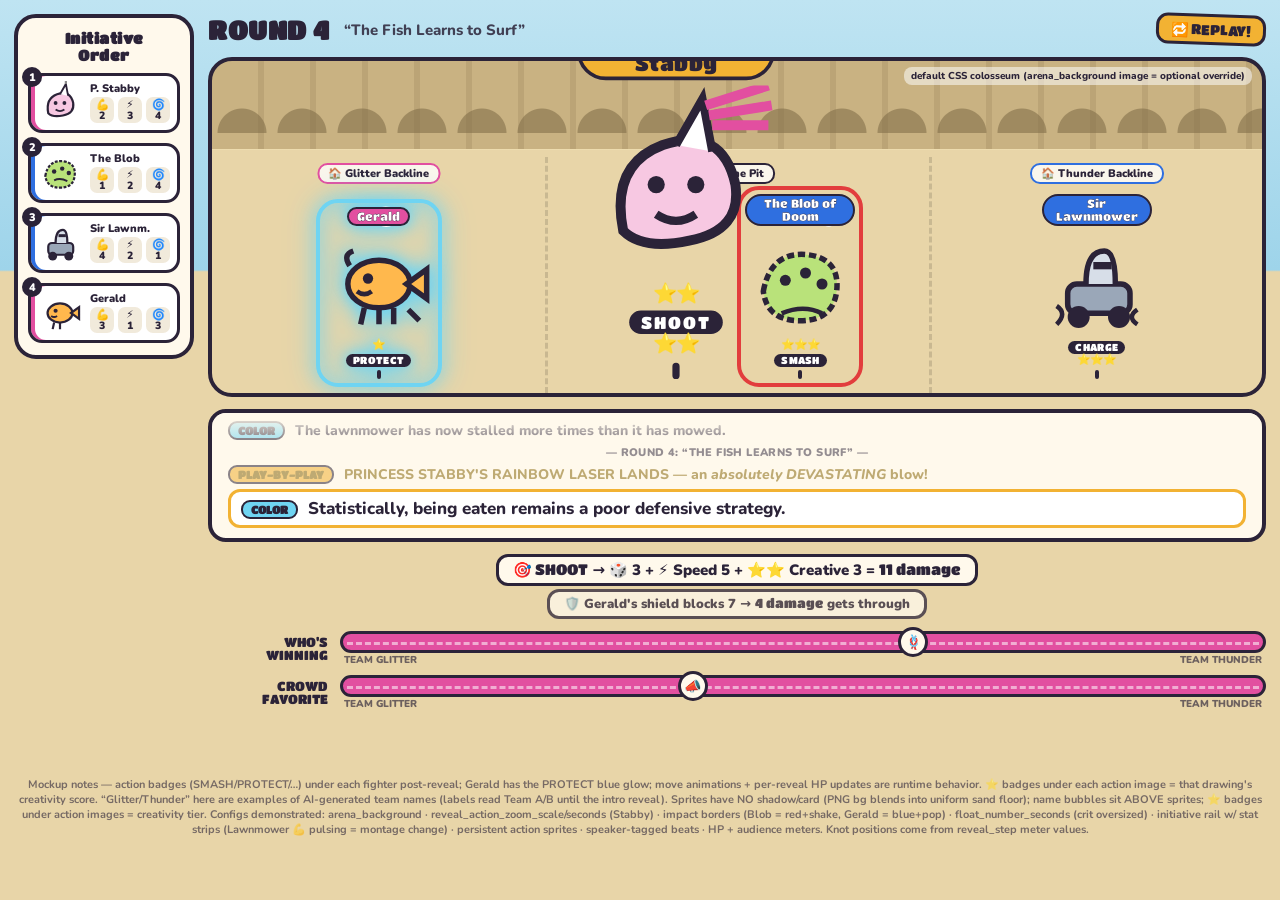
<file: design/mockup_host_screen.html>
<!DOCTYPE html>
<html lang="en">
<head>
<meta charset="UTF-8">
<meta name="viewport" content="width=device-width, initial-scale=1.0">
<title>Doodle Brawl — Host Screen Mockup</title>
<link rel="preconnect" href="https://fonts.googleapis.com">
<link href="https://fonts.googleapis.com/css2?family=Titan+One&family=Nunito:wght@600;800;900&display=swap" rel="stylesheet">
<style>
/* ============================================================
   DOODLE BRAWL — HOST SCREEN MOCKUP
   Reference for Phase 4/6 host page. Everything marked
   [spec] maps to a documented feature; sizes/colors are
   suggestions, structure is the contract.
   ============================================================ */
:root{
  --ink:#2B2338;            /* crayon outline / text */
  --sand:#E8D5A8;           /* arena floor */
  --stone:#C9B282;          /* colosseum stone */
  --sky:#8FD0E8;
  --glitter:#E24FA0;        /* Team A */
  --thunder:#2F6FE0;        /* Team B */
  --gold:#F2B233;           /* crit / crowns */
  --dmg:#E23D3D; --heal:#3FB65C; --posit:#6FD4F2;
  --card:#FFF9EC;
}
*{box-sizing:border-box;margin:0}
body{
  font-family:'Nunito',system-ui,sans-serif;color:var(--ink);
  background:linear-gradient(#BFE4F2,#9ED4EA 30%,var(--sand) 30.2%);
  min-height:100vh;padding:14px;display:grid;
  grid-template-columns:180px 1fr;gap:14px;
}
h1,h2,.display{font-family:'Titan One',cursive;letter-spacing:.5px}

/* ---------- INITIATIVE RAIL [spec: left-side rail + stat strips] ---------- */
.rail{background:var(--card);border:4px solid var(--ink);border-radius:22px;
  padding:12px 10px;display:flex;flex-direction:column;gap:10px;height:fit-content}
.rail h2{font-size:15px;text-align:center;line-height:1.1}
.rail .slot{display:flex;align-items:center;gap:8px;background:#fff;
  border:3px solid var(--ink);border-radius:14px;padding:5px 7px;position:relative}
.rail .slot .portrait{width:44px;height:44px;flex:none}
.rail .slot .order{position:absolute;top:-9px;left:-9px;width:20px;height:20px;
  border-radius:50%;background:var(--ink);color:#fff;font-weight:900;font-size:11px;
  display:grid;place-items:center}
.rail .who{font-weight:900;font-size:11px;line-height:1}
.stats{display:flex;gap:4px;font-size:10.5px;font-weight:900;margin-top:3px}
/* each stat stacks its icon OVER its number (line break after the icon), fixed
   width + centered, so the three chips read as evenly aligned columns [task 5] */
.stats span{background:#F1EADB;border-radius:7px;padding:2px 0;width:24px;text-align:center;
  display:inline-block;line-height:1.05}
.team-a{box-shadow:inset 4px 0 0 var(--glitter)}
.team-b{box-shadow:inset 4px 0 0 var(--thunder)}
.pulse{animation:statpulse 1.6s ease-in-out infinite}
@keyframes statpulse{50%{background:var(--gold)}}

/* ---------- STAGE ---------- */
.stage{display:flex;flex-direction:column;gap:12px;min-width:0}
.topbar{display:flex;align-items:center;gap:14px}
.topbar h1{font-size:26px}
.roundtitle{font-weight:800;font-size:15px;opacity:.85}
.replay{margin-left:auto;background:var(--gold);border:3px solid var(--ink);
  border-radius:12px;padding:4px 12px;font-family:'Titan One';font-size:14px;
  transform:rotate(2deg);animation:replaypulse 1s infinite}
@keyframes replaypulse{50%{transform:rotate(-2deg) scale(1.06)}}

/* ---------- BATTLEFIELD [spec: colosseum bg + 3 left/right zones] ---------- */
.arena{position:relative;border:4px solid var(--ink);border-radius:24px;overflow:hidden;
  background:
    repeating-linear-gradient(90deg,var(--stone) 0 46px,#BBA476 46px 52px) 0 0/100% 88px no-repeat,
    linear-gradient(#F3E3B5 88px, var(--sand) 89px); /* floor = uniform canvas_background_color, no vignettes */
  height:340px;
}
/* stand-in colosseum arches — real arena_background image replaces all of this */
.arena::before{content:"";position:absolute;top:14px;left:0;right:0;height:58px;
  background:radial-gradient(circle 26px at 30px 58px, #7d6a45 0 24px, transparent 25px);
  background-size:60px 58px;opacity:.55}
.bgnote{position:absolute;top:6px;right:10px;font-size:10px;font-weight:800;
  background:#fff8;border-radius:8px;padding:2px 7px}
.zones{position:absolute;inset:96px 0 0 0;display:grid;grid-template-columns:1fr 1.15fr 1fr}
/* fighters wrap into multiple rows (stacked from the bottom) once a zone
   holds more than 2-3, instead of one overflowing row [spec §13] */
.zone{position:relative;border-left:3px dashed #00000022;display:flex;flex-wrap:wrap;
  align-items:flex-end;align-content:flex-end;justify-content:center;
  gap:6px 14px;padding:0 6px 14px}
.zone:first-child{border-left:none}
.zonelabel{position:absolute;top:6px;left:50%;transform:translateX(-50%);
  font-weight:900;font-size:11px;background:#ffffffc9;border:2px solid var(--ink);
  border-radius:10px;padding:1px 9px;white-space:nowrap}

/* ---------- FIGHTER SPRITES [spec: persistent ACTION image is the sprite] ---------- */
.fighter{position:relative;width:110px;text-align:center;transition:transform .3s;
  display:flex;flex-direction:column;align-items:center}
/* no drop shadow / card behind the sprite: the drawing's own background is
   canvas_background_color, so it must blend invisibly into the arena floor */
.fighter svg{width:100%;height:auto}
.stars{font-size:11px;letter-spacing:-1px;margin-top:-2px} /* creativity badges under action image */
.stars{font-size:11px;letter-spacing:-1px;margin-top:-2px} /* creativity badges under the action image */
.nametag{order:-1;/* name bubble floats ABOVE the character image */
  /* a colored OVAL matching the fighter's team color, white text [task 4] —
     --team is set per fighter; falls back to white if a fighter has no team */
  font-family:'Titan One';font-size:11.5px;background:var(--team,#fff);color:#fff;
  border:2.5px solid var(--ink);-webkit-text-stroke:.35px var(--ink);
  border-radius:999px;padding:1px 8px;display:inline-block;margin-bottom:3px;z-index:2}
.hpbar{height:9px;border:2px solid var(--ink);border-radius:6px;background:#fff;margin-top:3px;overflow:hidden}
.hpbar i{display:block;height:100%;background:var(--heal)}
.hp-low i{background:var(--dmg)}

/* acting fighter zoom [spec: reveal_action_zoom_scale/_seconds] */
.acting{transform:scale(1.8);z-index:5;transform-origin:bottom center}
.acting .nametag{background:var(--gold);color:var(--ink);-webkit-text-stroke:0}

/* impact feedback [spec: red border+shake / light-blue border+pop] */
.hit svg{animation:shake .5s infinite}
.hit{outline:4px solid var(--dmg);outline-offset:4px;border-radius:14px}
.helped{outline:4px solid var(--posit);outline-offset:4px;border-radius:14px}
/* PROTECT blue glow persists on the shielded ally for the whole round */
.shielded{filter:drop-shadow(0 0 7px var(--posit)) drop-shadow(0 0 12px var(--posit))}
/* action badge shown under a fighter once their move is revealed */
.actionbadge{font-family:'Titan One';font-size:9.5px;background:var(--ink);color:#fff;
  border-radius:8px;padding:1px 7px;margin-top:2px;display:inline-block;letter-spacing:.3px}
.helped svg{animation:pop 1.4s ease-in-out infinite}
@keyframes shake{25%{transform:translateX(-4px) rotate(-2deg)}75%{transform:translateX(4px) rotate(2deg)}}
@keyframes pop{30%{transform:scale(1.14)}55%{transform:scale(1)}}

/* floating combat numbers [spec: red dmg / green heal, crits oversized] */
.floatnum{position:absolute;left:50%;top:-6px;transform:translateX(-50%);
  font-family:'Titan One';font-size:26px;color:var(--dmg);
  -webkit-text-stroke:1.5px #fff;animation:floatup 1.5s ease-out infinite;pointer-events:none}
.floatnum.heal{color:var(--heal)}
.floatnum.crit{font-size:36px;color:var(--dmg)}
@keyframes floatup{0%{opacity:0;translate:0 14px}15%{opacity:1}100%{opacity:0;translate:0 -34px}}

/* ---------- NARRATION LOG [spec: running log; current beat highlighted,
     history dimmed; round dividers; gold tint on crit/KO lines in history;
     stays visible during deliberation interlude; full transcript to snapshots] ---------- */
.beatcard{background:var(--card);border:4px solid var(--ink);border-radius:18px;padding:8px 16px 10px;
  font-size:17px;font-weight:800;display:flex;flex-direction:column;gap:5px;
  max-height:150px;overflow:hidden;position:relative;justify-content:flex-end}
.beatcard::before{content:"";position:absolute;top:0;left:0;right:0;height:26px;
  background:linear-gradient(var(--card),transparent);z-index:1;pointer-events:none} /* top fade mask */
.beat{display:flex;gap:10px;align-items:baseline}
.beat.old{opacity:.55;font-size:14px}
.beat.old.highlight span{color:#8a6a12} /* crit/KO lines keep a gold tint in history */
.beat.current{background:#fff;border:3px solid var(--gold);border-radius:12px;padding:5px 10px}
.divider{text-align:center;font-size:11px;font-weight:900;opacity:.5;letter-spacing:.4px}
.chip{flex:none;font-family:'Titan One';font-size:11px;border:2.5px solid var(--ink);
  border-radius:9px;padding:1px 8px;background:var(--gold)}
.chip.color{background:var(--posit)}

/* ---------- DAMAGE READOUT ---------- */
.readout{display:flex;flex-direction:column;gap:3px;align-items:center}
.rline{font-weight:900;font-size:15px;background:var(--card);border:3px solid var(--ink);
  border-radius:12px;padding:3px 14px}
.rline b{font-family:'Titan One';font-weight:400}
.rline.dim{font-size:13px;opacity:.75}

/* ---------- TUG-OF-WAR METERS [spec: HP share + crowd favorite] ---------- */
.meters{display:flex;flex-direction:column;gap:8px}
.meter{display:grid;grid-template-columns:120px 1fr;align-items:center;gap:12px}
.meter .label{font-family:'Titan One';font-size:12.5px;text-align:right;line-height:1.05}
.rope{position:relative;height:22px;border-radius:12px;border:3px solid var(--ink);
  background:linear-gradient(90deg,var(--glitter) 0 50%,var(--thunder) 50%);
  background-size:200% 100%}
.rope::before{content:"";position:absolute;inset:8px 4px;border-top:3px dashed #ffffff88}
.knot{position:absolute;top:50%;translate:-50% -50%;width:30px;height:30px;border-radius:50%;
  background:var(--card);border:3.5px solid var(--ink);display:grid;place-items:center;
  font-size:14px;transition:left 1s cubic-bezier(.5,1.6,.4,1)}
.ticks{display:flex;justify-content:space-between;font-size:10px;font-weight:900;opacity:.65;padding:0 4px}

footer{grid-column:1/-1;font-size:11px;font-weight:700;opacity:.6;text-align:center;padding-top:2px}
@media (prefers-reduced-motion:reduce){*{animation:none!important;transition:none!important}}
</style>
</head>
<body>

<!-- ================= INITIATIVE RAIL ================= -->
<aside class="rail">
  <h2>Initiative<br>Order</h2>
  <div class="slot team-a"><span class="order">1</span>
    <svg class="portrait" viewBox="0 0 60 60"><path d="M14 44 Q10 24 26 18 Q44 12 48 30 Q50 44 34 47 Q20 50 14 44Z" fill="#F7C8E2" stroke="#2B2338" stroke-width="3"/><path d="M30 18 L38 4 L41 20" fill="#fff" stroke="#2B2338" stroke-width="2.5"/><path d="M38 4 L38 -2" stroke="#8b8b8b" stroke-width="3"/><circle cx="24" cy="30" r="2.6" fill="#2B2338"/><circle cx="36" cy="30" r="2.6" fill="#2B2338"/><path d="M24 39 Q30 43 36 39" stroke="#2B2338" stroke-width="2.5" fill="none"/></svg>
    <div><div class="who">P. Stabby</div>
      <div class="stats"><span>💪<br>2</span><span>⚡<br>3</span><span>🌀<br>4</span></div></div>
  </div>
  <div class="slot team-b"><span class="order">2</span>
    <svg class="portrait" viewBox="0 0 60 60"><path d="M10 34 Q14 12 34 14 Q52 16 50 34 Q48 50 30 50 Q12 50 10 34Z" fill="#B9E27A" stroke="#2B2338" stroke-width="3" stroke-dasharray="4 2"/><circle cx="22" cy="28" r="3" fill="#2B2338"/><circle cx="33" cy="24" r="3" fill="#2B2338"/><circle cx="42" cy="30" r="3" fill="#2B2338"/><path d="M22 40 Q30 36 40 41" stroke="#2B2338" stroke-width="2.5" fill="none"/></svg>
    <div><div class="who">The Blob</div>
      <div class="stats"><span>💪<br>1</span><span>⚡<br>2</span><span>🌀<br>4</span></div></div>
  </div>
  <div class="slot team-b"><span class="order">3</span>
    <svg class="portrait" viewBox="0 0 60 60"><rect x="14" y="30" width="34" height="16" rx="5" fill="#9AA7B8" stroke="#2B2338" stroke-width="3"/><circle cx="20" cy="48" r="6" fill="#2B2338"/><circle cx="42" cy="48" r="6" fill="#2B2338"/><path d="M24 30 Q24 12 34 12 Q40 12 40 30" fill="#D7DEE8" stroke="#2B2338" stroke-width="3"/><rect x="28" y="18" width="10" height="4" fill="#2B2338"/></svg>
    <div><div class="who">Sir Lawnm.</div>
      <div class="stats"><span class="pulse">💪<br>4</span><span>⚡<br>2</span><span>🌀<br>1</span></div></div>
  </div>
  <div class="slot team-a"><span class="order">4</span>
    <svg class="portrait" viewBox="0 0 60 60"><ellipse cx="30" cy="30" rx="17" ry="13" fill="#FFB84D" stroke="#2B2338" stroke-width="3"/><path d="M45 30 L56 22 L56 38 Z" fill="#FFB84D" stroke="#2B2338" stroke-width="3"/><circle cx="24" cy="27" r="2.8" fill="#2B2338"/><path d="M18 34 Q22 37 26 34" stroke="#2B2338" stroke-width="2.5" fill="none"/><path d="M22 43 L20 52 M30 43 L30 52" stroke="#2B2338" stroke-width="3"/></svg>
    <div><div class="who">Gerald</div>
      <div class="stats"><span>💪<br>3</span><span>⚡<br>1</span><span>🌀<br>3</span></div></div>
  </div>
</aside>

<!-- ================= STAGE ================= -->
<main class="stage">
  <div class="topbar">
    <h1>ROUND 4</h1><span class="roundtitle">“The Fish Learns to Surf”</span>
    <span class="replay">🔁 REPLAY!</span>
  </div>

  <!-- battlefield -->
  <section class="arena">
    <span class="bgnote">default CSS colosseum (arena_background image = optional override)</span>
    <div class="zones">
      <div class="zone"><span class="zonelabel" style="border-color:var(--glitter)">🏠 Glitter Backline</span>
        <!-- Gerald: positive impact [blue border + pop] + green heal float -->
        <div class="fighter helped shielded" style="--team:var(--glitter)">
          <span class="floatnum heal">+6</span>
          <svg viewBox="0 0 60 60"><ellipse cx="30" cy="30" rx="17" ry="13" fill="#FFB84D" stroke="#2B2338" stroke-width="3"/><path d="M45 30 L56 22 L56 38 Z" fill="#FFB84D" stroke="#2B2338" stroke-width="3"/><circle cx="24" cy="27" r="2.8" fill="#2B2338"/><path d="M18 34 Q22 37 26 34" stroke="#2B2338" stroke-width="2.5" fill="none"/><path d="M14 20 Q10 14 16 12 M46 44 L52 50" stroke="#2B2338" stroke-width="3" fill="none"/><path d="M22 43 L20 52 M30 43 L30 52 M38 43 L38 52" stroke="#2B2338" stroke-width="3"/></svg>
          <div class="stars">⭐</div>
          <div class="nametag">Gerald</div>
          <div class="actionbadge">PROTECT</div>
          <div class="hpbar"><i style="width:42%"></i></div>
        </div>
      </div>

      <div class="zone"><span class="zonelabel">⚔️ The Pit</span>
        <!-- Stabby: ACTING — action drawing (laser!) zoomed [reveal zoom] -->
        <div class="fighter acting" style="--team:var(--glitter)">
          <svg viewBox="0 0 60 60"><path d="M14 44 Q10 24 26 18 Q44 12 48 30 Q50 44 34 47 Q20 50 14 44Z" fill="#F7C8E2" stroke="#2B2338" stroke-width="3"/><path d="M30 18 L38 4 L41 20" fill="#fff" stroke="#2B2338" stroke-width="2.5"/><path d="M39 6 L58 0 M40 9 L59 6 M41 12 L58 12" stroke="#E24FA0" stroke-width="3"/><circle cx="24" cy="30" r="2.6" fill="#2B2338"/><circle cx="36" cy="30" r="2.6" fill="#2B2338"/><path d="M24 39 Q30 43 36 39" stroke="#2B2338" stroke-width="2.5" fill="none"/></svg>
          <div class="stars">⭐⭐</div>
          <div class="nametag">Princess Stabby</div>
          <div class="actionbadge">SHOOT</div>
          <div class="stars">⭐⭐</div>
          <div class="hpbar hp-low"><i style="width:8%"></i></div>
        </div>
        <!-- Blob: damaged [red border + shake] + red crit float -->
        <div class="fighter hit" style="--team:var(--thunder)">
          <span class="floatnum crit">−12!</span>
          <svg viewBox="0 0 60 60"><path d="M10 34 Q14 12 34 14 Q52 16 50 34 Q48 50 30 50 Q12 50 10 34Z" fill="#B9E27A" stroke="#2B2338" stroke-width="3" stroke-dasharray="4 2"/><circle cx="22" cy="28" r="3" fill="#2B2338"/><circle cx="33" cy="24" r="3" fill="#2B2338"/><circle cx="42" cy="30" r="3" fill="#2B2338"/><path d="M20 42 Q30 47 42 42" stroke="#2B2338" stroke-width="2.5" fill="none" transform="rotate(180 31 44)"/></svg>
          <div class="stars">⭐⭐⭐</div>
          <div class="nametag">The Blob of Doom</div>
          <div class="actionbadge">SMASH</div>
          <div class="hpbar hp-low"><i style="width:10%"></i></div>
        </div>
      </div>

      <div class="zone"><span class="zonelabel" style="border-color:var(--thunder)">🏠 Thunder Backline</span>
        <!-- Lawnmower: persistent action sprite from HIS last reveal (donut skid) -->
        <div class="fighter" style="--team:var(--thunder)">
          <svg viewBox="0 0 60 60"><rect x="14" y="30" width="34" height="16" rx="5" fill="#9AA7B8" stroke="#2B2338" stroke-width="3"/><circle cx="20" cy="48" r="6" fill="#2B2338"/><circle cx="42" cy="48" r="6" fill="#2B2338"/><path d="M24 30 Q24 12 34 12 Q40 12 40 30" fill="#D7DEE8" stroke="#2B2338" stroke-width="3"/><rect x="28" y="18" width="10" height="4" fill="#2B2338"/><path d="M8 52 Q14 46 8 42 M52 52 Q46 48 52 44" stroke="#2B2338" stroke-width="2.5" fill="none"/></svg>
          <div class="nametag">Sir Lawnmower</div>
          <div class="actionbadge">CHARGE</div>
          <div class="stars">⭐⭐⭐</div>
          <div class="hpbar"><i style="width:23%"></i></div>
        </div>
      </div>
    </div>
  </section>

  <!-- narration LOG: running history, current beat highlighted -->
  <section class="beatcard">
    <div class="beat old"><span class="chip color">COLOR</span>
      <span>The lawnmower has now stalled more times than it has mowed.</span></div>
    <div class="divider">— ROUND 4: “THE FISH LEARNS TO SURF” —</div>
    <div class="beat old highlight"><span class="chip">PLAY-BY-PLAY</span>
      <span>PRINCESS STABBY'S RAINBOW LASER LANDS — an <em>absolutely DEVASTATING</em> blow!</span></div>
    <div class="beat current"><span class="chip color">COLOR</span>
      <span>Statistically, being eaten remains a poor defensive strategy.</span></div>
  </section>

  <!-- damage readout [spec: one addition, one total; icons match phone buttons;
       reductions on their own line; zero terms omitted; ⭐⭐⭐ = DEVASTATING] -->
  <section class="readout">
    <span class="rline"><b>🎯 SHOOT</b> → 🎲 3 + ⚡ Speed 5 + ⭐⭐ Creative 3 = <b>11 damage</b></span>
    <span class="rline dim">🛡️ Gerald's shield blocks 7 → <b>4 damage</b> gets through</span>
  </section>

  <!-- tug-of-war meters -->
  <section class="meters">
    <div class="meter"><span class="label">WHO'S<br>WINNING</span>
      <div><div class="rope"><span class="knot" style="left:62%">🪢</span></div>
        <div class="ticks"><span>TEAM GLITTER</span><span>TEAM THUNDER</span></div></div>
    </div>
    <div class="meter"><span class="label">CROWD<br>FAVORITE</span>
      <div><div class="rope"><span class="knot" style="left:38%">📣</span></div>
        <div class="ticks"><span>TEAM GLITTER</span><span>TEAM THUNDER</span></div></div>
    </div>
  </section>
</main>

<footer>
  Mockup notes — action badges (SMASH/PROTECT/…) under each fighter post-reveal; Gerald has the PROTECT blue glow; move animations + per-reveal HP updates are runtime behavior. ⭐ badges under each action image = that drawing's creativity score. “Glitter/Thunder” here are examples of AI-generated team names (labels read Team A/B until the intro reveal). Sprites have NO shadow/card (PNG bg blends into uniform sand floor); name bubbles sit ABOVE sprites; ⭐ badges under action images = creativity tier. Configs demonstrated: arena_background · reveal_action_zoom_scale/seconds (Stabby) ·
  impact borders (Blob = red+shake, Gerald = blue+pop) · float_number_seconds (crit oversized) ·
  initiative rail w/ stat strips (Lawnmower 💪 pulsing = montage change) · persistent action sprites ·
  speaker-tagged beats · HP + audience meters. Knot positions come from reveal_step meter values.
</footer>

<script>
/* Tiny demo loop so the mockup breathes: meters wander, replay badge toggles. */
const knots=[...document.querySelectorAll('.knot')];const replay=document.querySelector('.replay');
setInterval(()=>{knots[0].style.left=(45+Math.random()*30)+'%';
  knots[1].style.left=(30+Math.random()*40)+'%';
  replay.style.visibility=Math.random()>.5?'visible':'hidden';},2600);
</script>
</body>
</html>
</file>
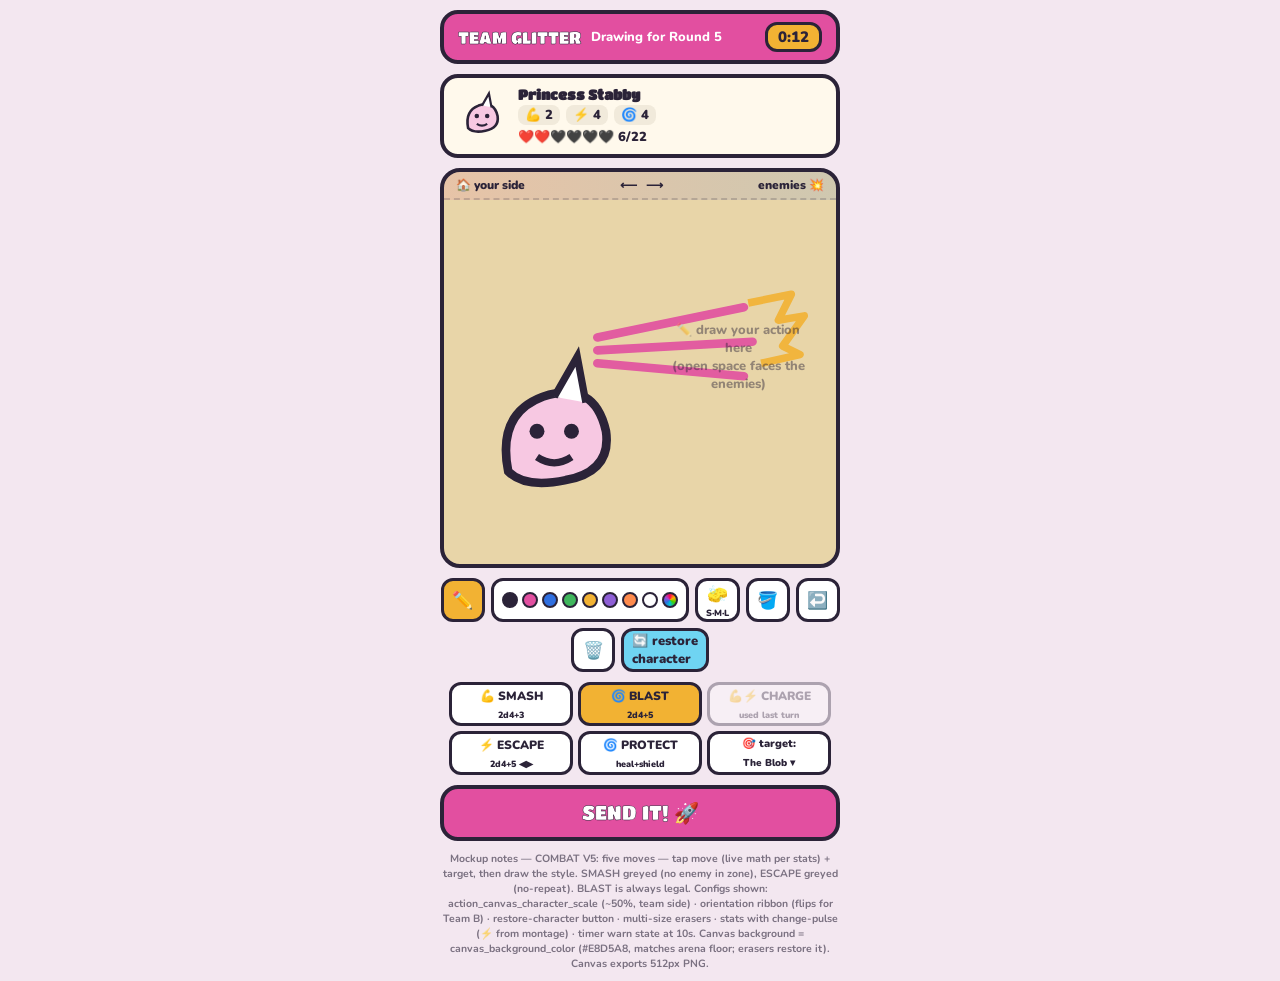
<file: design/mockup_player_screen.html>
<!DOCTYPE html>
<html lang="en">
<head>
<meta charset="UTF-8">
<meta name="viewport" content="width=device-width, initial-scale=1.0">
<title>Doodle Brawl — Player Screen Mockup</title>
<link href="https://fonts.googleapis.com/css2?family=Titan+One&family=Nunito:wght@700;900&display=swap" rel="stylesheet">
<style>
/* PLAYER (PHONE) MOCKUP — action drawing phase, Team Glitter player.
   [spec] markers map to documented features. */
:root{--ink:#2B2338;--card:#FFF9EC;--team:#E24FA0;--posit:#6FD4F2;--sand:#E8D5A8;
  --heal:#3FB65C;--gold:#F2B233}
*{box-sizing:border-box;margin:0}
body{font-family:'Nunito',sans-serif;color:var(--ink);background:#F3E7F0;
  max-width:420px;margin:0 auto;padding:10px;display:flex;flex-direction:column;gap:10px;min-height:100vh}
.display{font-family:'Titan One'}

/* header: team color + round + timer */
header{background:var(--team);border:4px solid var(--ink);border-radius:18px;
  color:#fff;padding:8px 14px;display:flex;align-items:center;gap:10px}
header .display{font-size:17px;-webkit-text-stroke:.5px var(--ink)}
.timer{margin-left:auto;background:#fff;color:var(--ink);border:3px solid var(--ink);
  border-radius:12px;padding:2px 10px;font-weight:900;font-size:15px}
.timer.warn{background:var(--gold);animation:blink .6s infinite}
@keyframes blink{50%{opacity:.55}}

/* status card [spec: sprite + stats + HP] */
.status{background:var(--card);border:4px solid var(--ink);border-radius:18px;
  padding:8px 12px;display:flex;gap:10px;align-items:center}
.status svg{width:52px;flex:none}
.srow{display:flex;gap:6px;flex-wrap:wrap;align-items:center;font-weight:900;font-size:13px}
.srow .stat{background:#F1EADB;border-radius:8px;padding:1px 7px}
.srow .stat.pulse{animation:statp 1.6s infinite}
@keyframes statp{50%{background:var(--gold)}}
.hearts{font-size:13px}.conds{font-size:14px}

/* canvas [spec: 50%-scale prefill on team side + orientation ribbon] */
.canvaswrap{position:relative;background:var(--sand);/* canvas_background_color = arena floor */border:4px solid var(--ink);
  border-radius:20px;aspect-ratio:1/1;overflow:hidden}
.ribbon{position:absolute;top:0;left:0;right:0;display:flex;justify-content:space-between;
  padding:5px 12px;font-weight:900;font-size:12px;background:linear-gradient(90deg,#E24FA022,#2F6FE022);
  border-bottom:2px dashed #2B233833;z-index:2}
.prefill{position:absolute;left:6%;bottom:12%;width:44%;/* [spec: action_canvas_character_scale≈0.5, team side] */}
.hintarrow{position:absolute;right:8%;top:38%;font-size:13px;font-weight:800;opacity:.45;
  text-align:center;width:34%}
/* a player-drawn addition, to show the idea */
.drawn{position:absolute;left:38%;top:30%;width:55%;opacity:.9}

/* toolbar [spec: pens 3 widths / 8 colors + custom picker, fill bucket, erasers multi-size, undo, clear, RESTORE] */
.tools{display:flex;flex-wrap:wrap;gap:6px;justify-content:center}
.tool{border:3px solid var(--ink);background:#fff;border-radius:12px;min-width:44px;height:44px;
  font-size:17px;font-weight:900;display:grid;place-items:center;padding:0 8px}
.tool.on{background:var(--gold)}
.dots{display:flex;gap:4px;align-items:center;border:3px solid var(--ink);border-radius:12px;padding:0 8px;background:#fff}
.dot{width:16px;height:16px;border-radius:50%;border:2px solid var(--ink)}
/* custom color picker swatch [spec §13: pick ANY color] */
.dot.custom{background:conic-gradient(from 0deg,#ff004d,#ffb200,#3fd000,#00c4d4,#2f6fe0,#a24bd6,#ff004d)}
.restore{background:var(--posit);font-size:13px}
.eraser small{font-size:9px;display:block;line-height:.8}

/* submit */
.submit{background:var(--team);color:#fff;border:4px solid var(--ink);border-radius:18px;
  font-family:'Titan One';font-size:20px;padding:12px;-webkit-text-stroke:.5px var(--ink)}
footer{font-size:10.5px;font-weight:700;opacity:.6;text-align:center}
@media (prefers-reduced-motion:reduce){*{animation:none!important}}
</style>
</head>
<body>

<header>
  <span class="display">TEAM GLITTER</span>
  <span style="font-weight:800;font-size:13px">Drawing for Round 5</span>
  <span class="timer warn">0:12</span>
</header>

<!-- status card -->
<section class="status">
  <svg viewBox="0 0 60 60"><path d="M14 44 Q10 24 26 18 Q44 12 48 30 Q50 44 34 47 Q20 50 14 44Z" fill="#F7C8E2" stroke="#2B2338" stroke-width="3"/><path d="M30 18 L38 4 L41 20" fill="#fff" stroke="#2B2338" stroke-width="2.5"/><circle cx="24" cy="30" r="2.6" fill="#2B2338"/><circle cx="36" cy="30" r="2.6" fill="#2B2338"/><path d="M24 39 Q30 43 36 39" stroke="#2B2338" stroke-width="2.5" fill="none"/></svg>
  <div style="display:flex;flex-direction:column;gap:3px">
    <strong class="display" style="font-size:14px">Princess Stabby</strong>
    <div class="srow">
      <span class="stat">💪 2</span><span class="stat pulse">⚡ 4</span><span class="stat">🌀 4</span>
    </div>
    <div class="srow"><span class="hearts">❤️❤️🖤🖤🖤🖤 6/22</span></div>
  </div>
</section>

<!-- drawing canvas -->
<section class="canvaswrap">
  <div class="ribbon"><span>🏠 your side</span><span>⟵ &nbsp; ⟶</span><span>enemies 💥</span></div>
  <!-- prefilled character at ~50% on team side -->
  <svg class="prefill" viewBox="0 0 60 60">
    <path d="M14 44 Q10 24 26 18 Q44 12 48 30 Q50 44 34 47 Q20 50 14 44Z" fill="#F7C8E2" stroke="#2B2338" stroke-width="3"/>
    <path d="M30 18 L38 4 L41 20" fill="#fff" stroke="#2B2338" stroke-width="2.5"/>
    <circle cx="24" cy="30" r="2.6" fill="#2B2338"/><circle cx="36" cy="30" r="2.6" fill="#2B2338"/>
    <path d="M24 39 Q30 43 36 39" stroke="#2B2338" stroke-width="2.5" fill="none"/>
  </svg>
  <!-- example of a player-drawn action addition -->
  <svg class="drawn" viewBox="0 0 100 60">
    <path d="M2 22 L70 8 M2 28 L74 24 M2 34 L70 40" stroke="#E24FA0" stroke-width="4" stroke-linecap="round"/>
    <path d="M72 6 L92 2 L86 14 L98 12 L88 26 L96 30 L78 34" fill="none" stroke="#F2B233" stroke-width="3.5" stroke-linejoin="round"/>
  </svg>
  <div class="hintarrow">✏️ draw your action here<br>(open space faces the enemies)</div>
</section>

<!-- tools -->
<section class="tools">
  <span class="tool on">✏️</span>
  <span class="dots"><i class="dot" style="background:#2B2338"></i><i class="dot" style="background:#E24FA0"></i><i class="dot" style="background:#2F6FE0"></i><i class="dot" style="background:#3FB65C"></i><i class="dot" style="background:#F2B233"></i><i class="dot" style="background:#8F5FD6"></i><i class="dot" style="background:#FF8B4D"></i><i class="dot" style="background:#fff"></i><i class="dot custom" title="custom color"></i></span>
  <span class="tool eraser">🧽<small>S·M·L</small></span>
  <span class="tool" title="fill an area">🪣</span>
  <span class="tool">↩️</span>
  <span class="tool">🗑️</span>
  <span class="tool restore">🔄 restore<br>character</span>
</section>

<!-- move buttons [spec v5: 5 moves; each button shows the STAT ICON(S) it uses
     (💪 Power / ⚡ Speed / 🌀 Weird — same icons as the status card) plus this
     character's live math; no-repeat greyed; SMASH needs a same-zone enemy;
     PROTECT needs a living ally] -->
<section class="tools" style="gap:5px">
  <span class="tool" style="min-width:31%;flex-direction:column;font-size:12px">💪 SMASH<small style="font-size:9px">2d4+3</small></span>
  <span class="tool on" style="min-width:31%;flex-direction:column;font-size:12px">🌀 BLAST<small style="font-size:9px">2d4+5</small></span>
  <span class="tool" style="min-width:31%;flex-direction:column;font-size:12px;opacity:.35">💪⚡ CHARGE<small style="font-size:9px">used last turn</small></span>
  <span class="tool" style="min-width:31%;flex-direction:column;font-size:12px">⚡ ESCAPE<small style="font-size:9px">2d4+5 ◀▶</small></span>
  <span class="tool" style="min-width:31%;flex-direction:column;font-size:12px">🌀 PROTECT<small style="font-size:9px">heal+shield</small></span>
  <span class="tool" style="min-width:31%;flex-direction:column;font-size:11px">🎯 target:<small style="font-size:10px">The Blob ▾</small></span>
</section>
<button class="submit">SEND IT! 🚀</button>

<footer>
  Mockup notes — COMBAT V5: five moves — tap move (live math per stats) + target, then draw the style. SMASH greyed (no enemy in zone), ESCAPE greyed (no-repeat). BLAST is always legal. Configs shown: action_canvas_character_scale (~50%, team side) · orientation ribbon (flips for Team B) ·
  restore-character button · multi-size erasers · stats with change-pulse (⚡ from montage) ·
  timer warn state at 10s. Canvas background = canvas_background_color (#E8D5A8, matches arena floor; erasers restore it). Canvas exports 512px PNG.
</footer>
</body>
</html>
</file>
